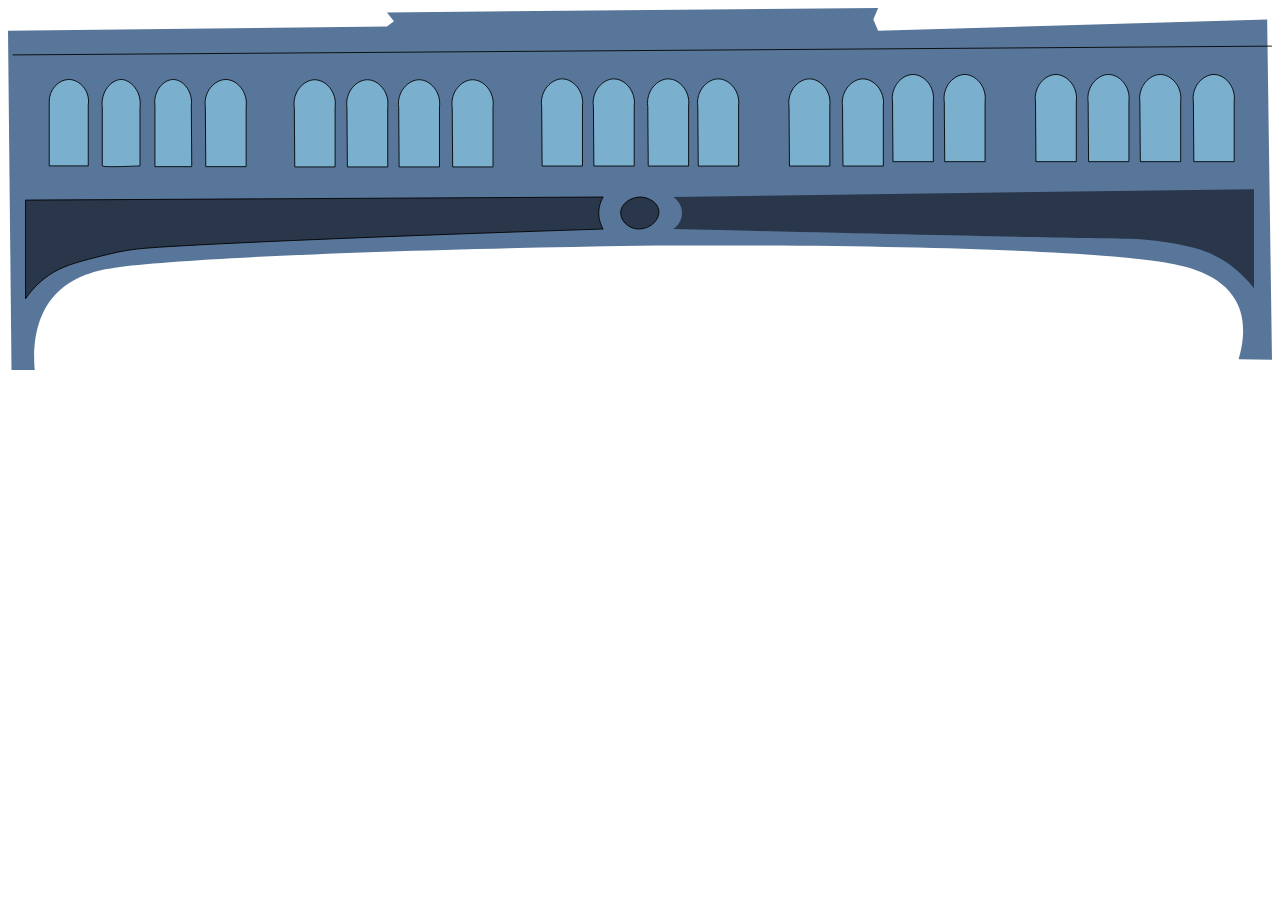
<file: index.html>
<!DOCTYPE html>
<html lang="en" dir="ltr">
    <head>
        <meta>
        <meta charset="utf-8">
        <title>Illustrator</title>
    </head>
    <body>
        <?xml version="1.0" encoding="UTF-8"?>
        <svg id="Layer_1" data-name="Layer 1" xmlns="http://www.w3.org/2000/svg" viewBox="0 0 1441 413">
          <defs>
            <style>
              .cls-1, .cls-2 {
                fill: #2a3649;
              }
        
              .cls-3 {
                fill: #587699;
              }
        
              .cls-2, .cls-4, .cls-5 {
                stroke: #000;
                stroke-miterlimit: 10;
              }
        
              .cls-4 {
                fill: #7bafce;
              }
        
              .cls-5 {
                fill: none;
              }
            </style>
          </defs>
          <path class="cls-3" d="m1441,401l-38-.5c4.92-16.76,9.64-43.37-3-66.5-17.25-31.59-58.09-40.63-88-45-84.58-12.37-303.08-19.75-593-18-302.39,4.66-525.88,14.94-597,25-17.35,2.46-48.65,8.16-70,33-22.75,26.48-23.41,62.15-21.5,84H4L0,26l432-5,8-6-8-10L992,0l-5.5,13,5.5,13,443.5-13,5.5,388Z"/>
          <path class="cls-4" d="m47,180h44.5v-69.5c2.49-15.92-9.79-29.1-22.25-29-11.44.09-22.78,11.36-22.25,26v72.5Z"/>
          <path class="cls-4" d="m107.5,180c.5,2,43,0,43,0v-66.5c2.35-18.31-10.71-32-21.5-32s-23.85,13.69-21.5,32v66.5Z"/>
          <path class="cls-4" d="m167.5,180.89h42l-.5-69.89c1.97-16.7-10.05-29.38-20.5-29.5-10.69-.13-23.28,12.85-21,30v69.39Z"/>
          <path class="cls-4" d="m225.5,180.89h46v-68.39c2.21-17.21-10.71-30.86-23-31-12.58-.14-26.05,13.87-23.5,31.5l.5,67.89Z"/>
          <line class="cls-5" x1="5.28" y1="53.5" x2="1440.93" y2="43.48"/>
          <path class="cls-4" d="m326.92,181.19h46v-68.39c2.21-17.21-10.71-30.86-23-31-12.58-.14-26.05,13.87-23.5,31.5l.5,67.89Z"/>
          <path class="cls-4" d="m386.92,181.19h46v-68.39c2.21-17.21-10.71-30.86-23-31-12.58-.14-26.05,13.87-23.5,31.5l.5,67.89Z"/>
          <path class="cls-4" d="m445.92,181.19h46v-68.39c2.21-17.21-10.71-30.86-23-31-12.58-.14-26.05,13.87-23.5,31.5l.5,67.89Z"/>
          <path class="cls-4" d="m506.92,181.19h46v-68.39c2.21-17.21-10.71-30.86-23-31-12.58-.14-26.05,13.87-23.5,31.5l.5,67.89Z"/>
          <path class="cls-4" d="m608.92,180.19h46v-68.39c2.21-17.21-10.71-30.86-23-31-12.58-.14-26.05,13.87-23.5,31.5l.5,67.89Z"/>
          <path class="cls-4" d="m667.92,180.19h46v-68.39c2.21-17.21-10.71-30.86-23-31-12.58-.14-26.05,13.87-23.5,31.5l.5,67.89Z"/>
          <path class="cls-4" d="m729.92,180.19h46v-68.39c2.21-17.21-10.71-30.86-23-31-12.58-.14-26.05,13.87-23.5,31.5l.5,67.89Z"/>
          <path class="cls-4" d="m786.92,180.19h46v-68.39c2.21-17.21-10.71-30.86-23-31-12.58-.14-26.05,13.87-23.5,31.5l.5,67.89Z"/>
          <path class="cls-4" d="m890.92,180.19h46v-68.39c2.21-17.21-10.71-30.86-23-31-12.58-.14-26.05,13.87-23.5,31.5l.5,67.89Z"/>
          <path class="cls-4" d="m951.92,180.19h46v-68.39c2.21-17.21-10.71-30.86-23-31-12.58-.14-26.05,13.87-23.5,31.5l.5,67.89Z"/>
          <path class="cls-4" d="m1008.92,175.19h46v-68.39c2.21-17.21-10.71-30.86-23-31-12.58-.14-26.05,13.87-23.5,31.5l.5,67.89Z"/>
          <path class="cls-4" d="m1067.92,175.19h46v-68.39c2.21-17.21-10.71-30.86-23-31-12.58-.14-26.05,13.87-23.5,31.5l.5,67.89Z"/>
          <path class="cls-4" d="m1171.92,175.19h46v-68.39c2.21-17.21-10.71-30.86-23-31-12.58-.14-26.05,13.87-23.5,31.5l.5,67.89Z"/>
          <path class="cls-4" d="m1231.92,175.19h46v-68.39c2.21-17.21-10.71-30.86-23-31-12.58-.14-26.05,13.87-23.5,31.5l.5,67.89Z"/>
          <path class="cls-4" d="m1290.92,175.19h46v-68.39c2.21-17.21-10.71-30.86-23-31-12.58-.14-26.05,13.87-23.5,31.5l.5,67.89Z"/>
          <path class="cls-4" d="m1351.92,175.19h46v-68.39c2.21-17.21-10.71-30.86-23-31-12.58-.14-26.05,13.87-23.5,31.5l.5,67.89Z"/>
          <path class="cls-2" d="m720.5,215.5c9.35-.09,20.46,6.08,21.5,15.5,1.04,9.4-8.13,20.33-22,21-12.12.23-21.37-8.87-21.5-18.25-.16-10.9,12.04-18.15,22-18.25Z"/>
          <path class="cls-2" d="m20,219l658.5-3.5c-1.63,2.75-5,9.28-5,18.25s3.37,15.5,5,18.25c-276.77,8.9-479.43,18.08-523.5,22-22.92,2.03-36.82,5.65-63.18,12.5-22.4,5.82-36.27,10.99-49.82,21.5-10.68,8.29-17.72,17.22-22,23.5v-112.5Z"/>
          <path class="cls-1" d="m758.5,215.5l662-9v113c-14.19-18.43-29.3-28.79-39.5-34.5-18.42-10.31-35.06-13.43-55-17-27.85-4.98-49.38-4.99-52.5-5-41.36-.07-240.18-4.67-515-11,.64-.41,10-6.62,10-18.25s-9.36-17.85-10-18.25Z"/>
        </svg> 
    </body>
    </html>
</file>
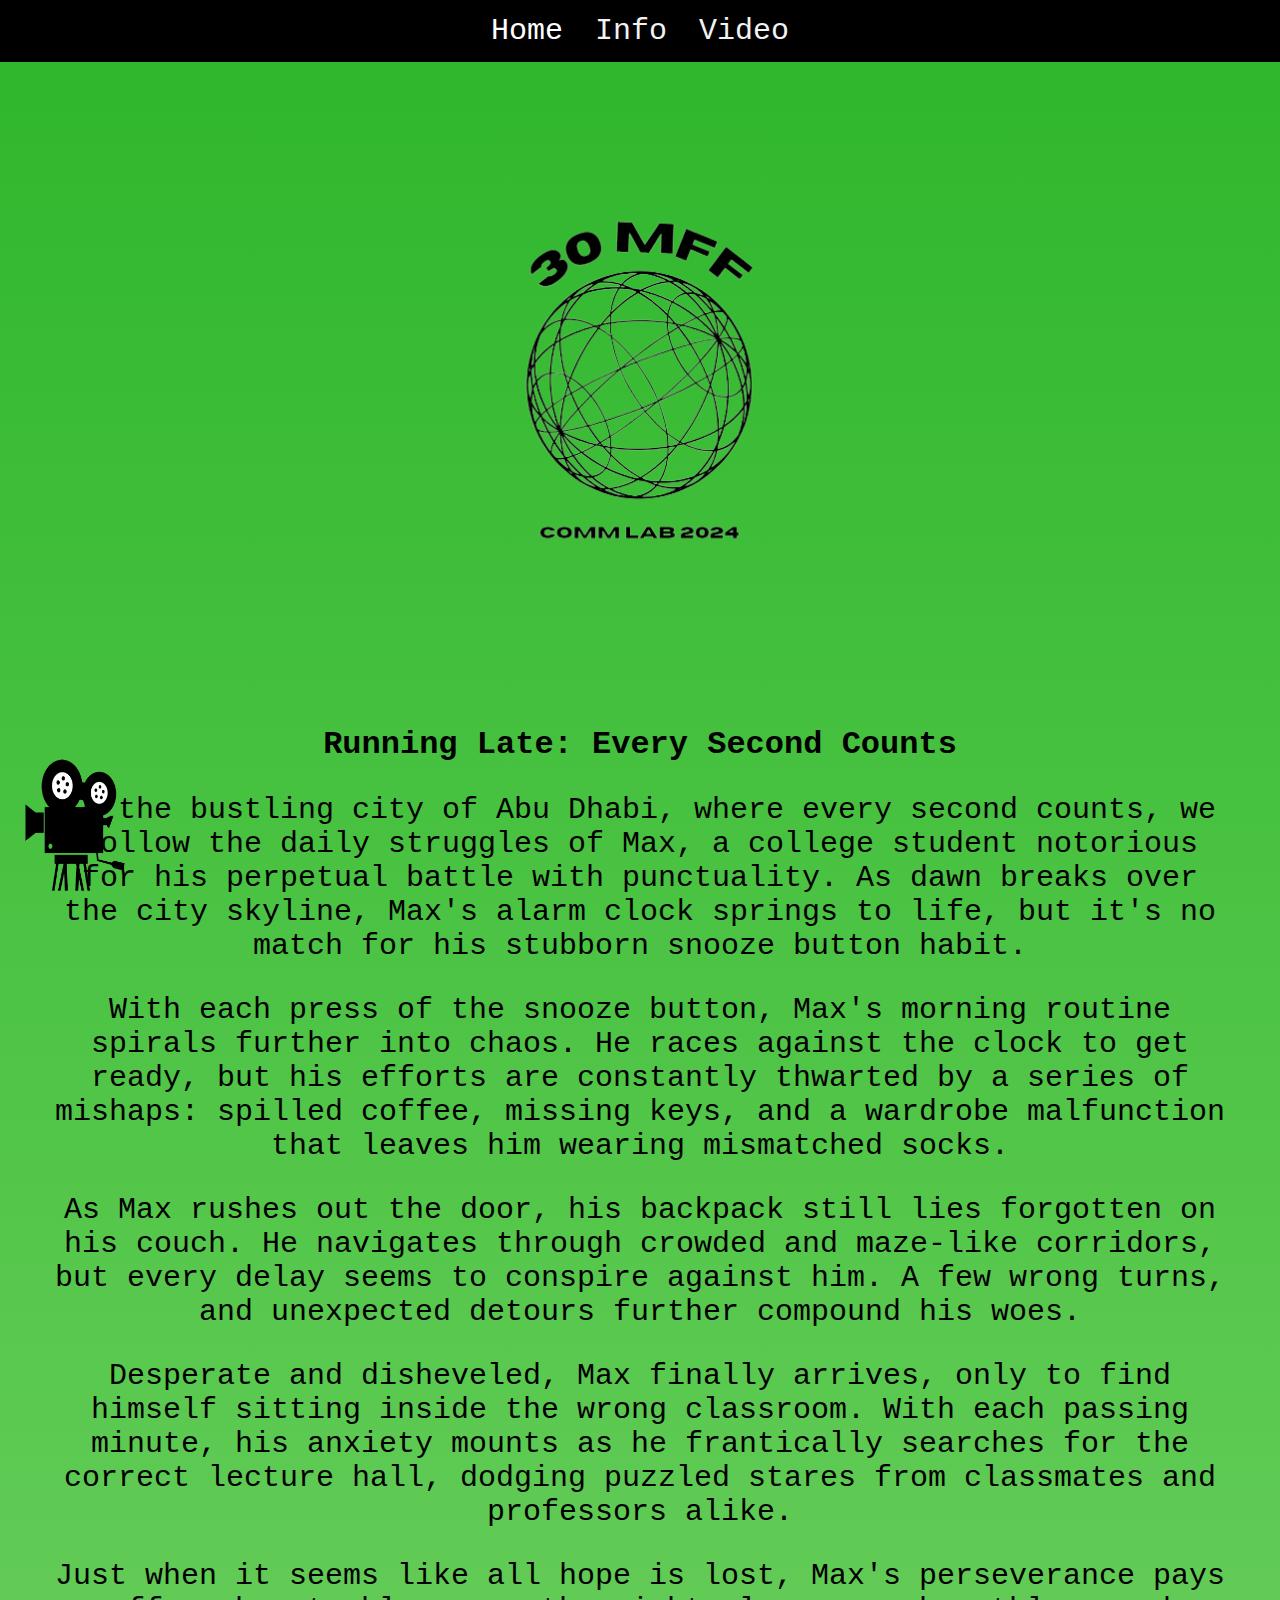
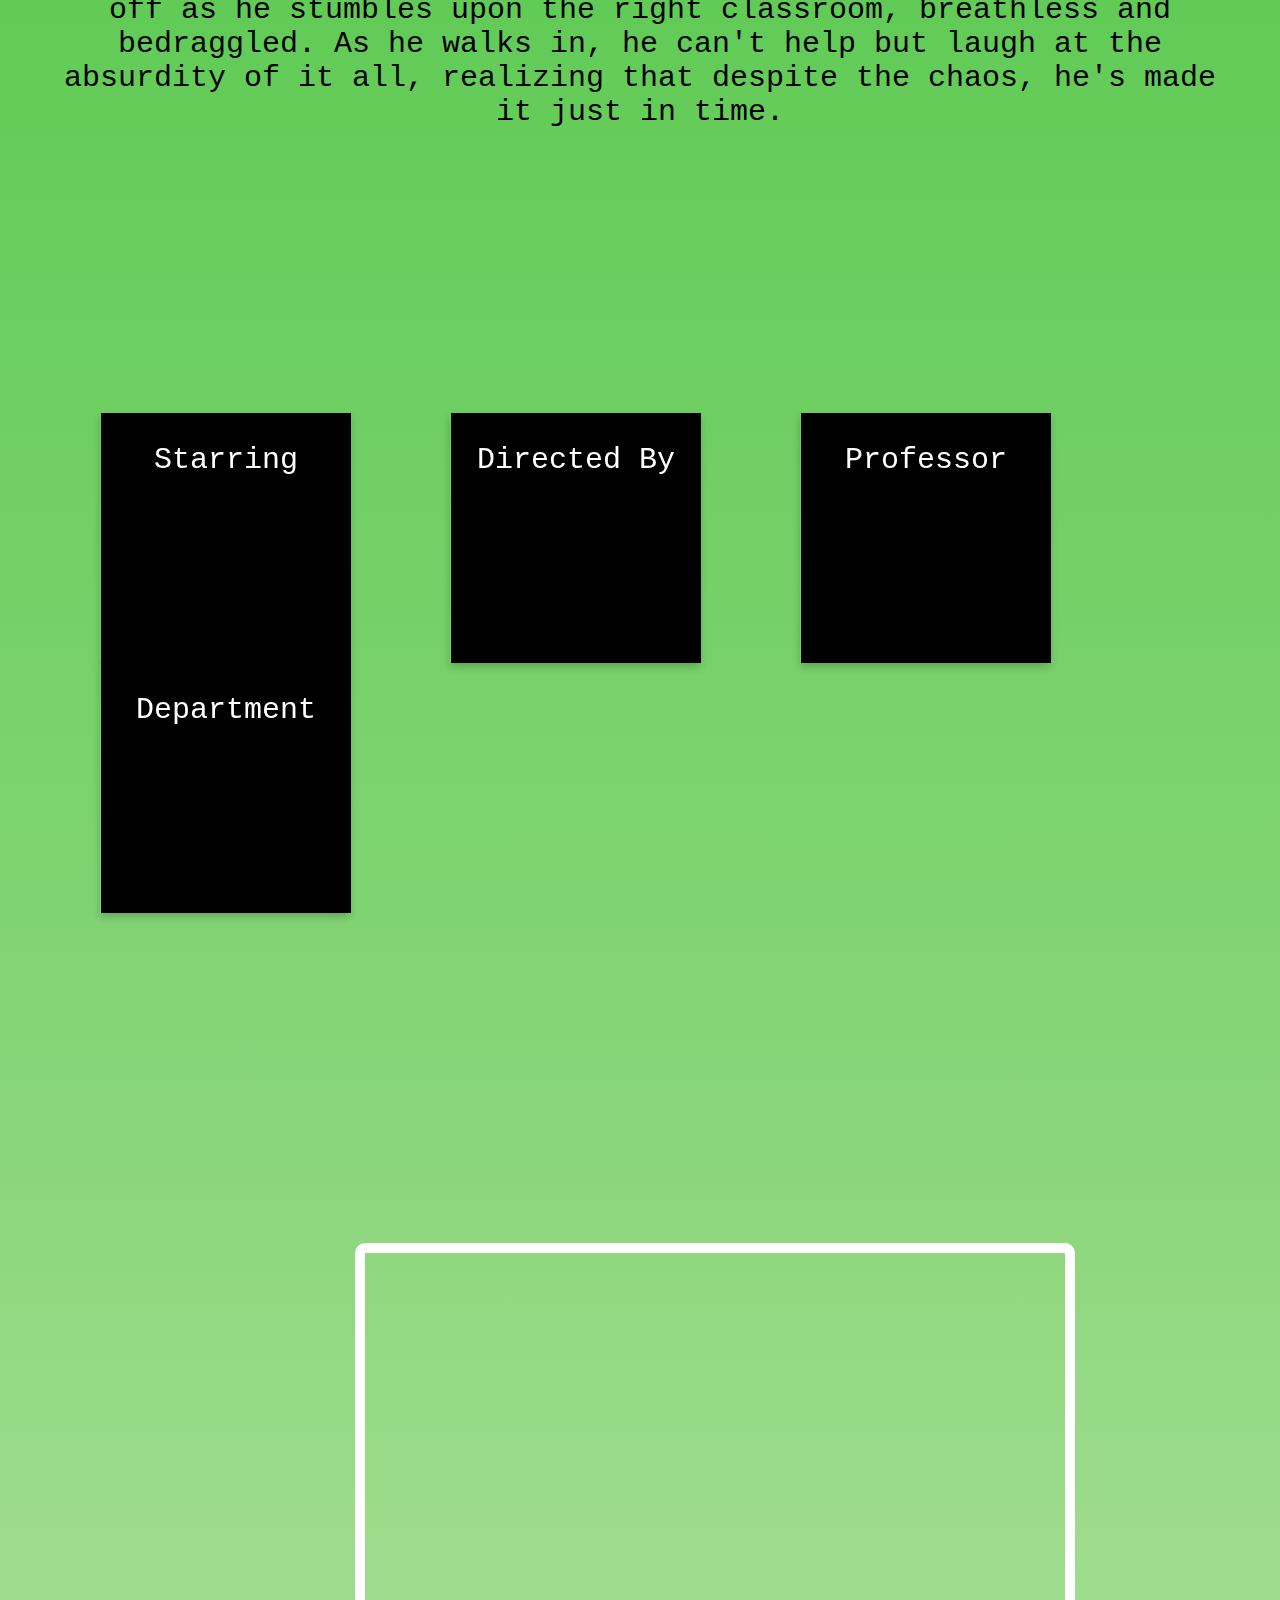
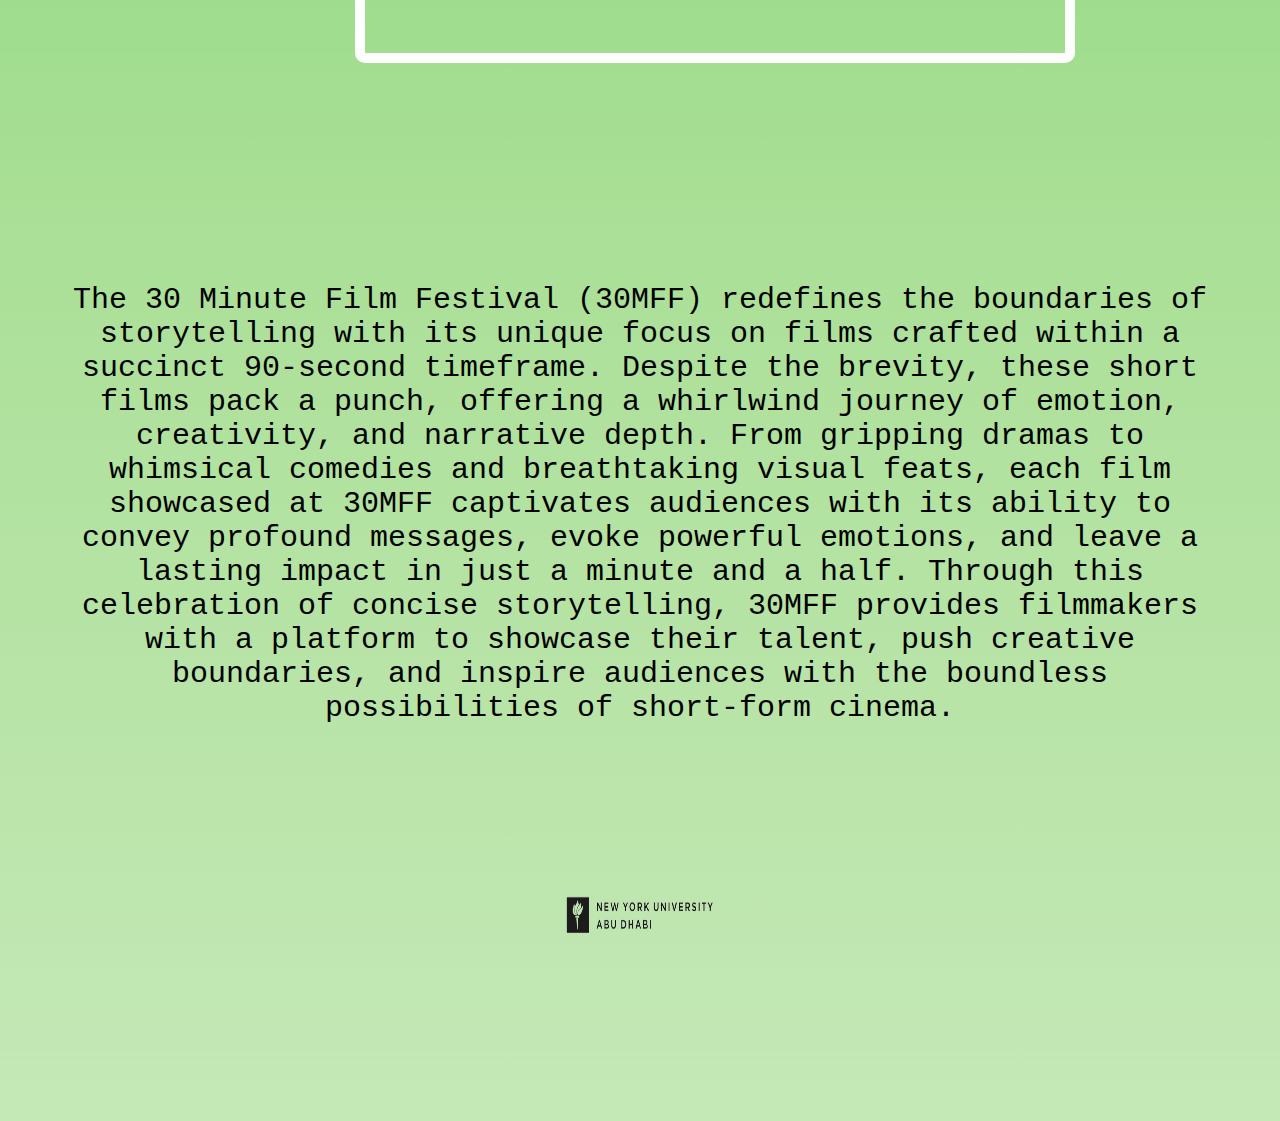
<file: 30mff/index.html>
<!DOCTYPE html>
<html lang="en">
<head>
    <meta charset="UTF-8">
    <meta http-equiv="X-UA-Compatible" content="IE=edge">
    <meta name="viewport" content="wdith=device-width, initial-scale=1.0">
    <title>30MFF</title>
    <link rel="stylesheet" href="style.css">
    <script src="script.js"></script>
</head>


<body>

    <div class="topnav">
        <a onclick="myFunction0()" class="active">Home</a>
        <a onclick="myFunction()">Info</a>
        <a onclick="myFunction1()">Video</a>

    </div>
    <br id="content0"><br><br><br><br> <br><br>
    

    <div class="img-container">
        <img id="logo" src="logo.png">
    </div>

    <div class="ourStory">
        <h1><b>Running Late: Every Second Counts</b></h1>
        <p>In the bustling city of Abu Dhabi, where every second counts, we follow the daily struggles of Max, a college student notorious for his perpetual battle with punctuality. As dawn breaks over the city skyline, Max's alarm clock springs to life, but it's no match for his stubborn snooze button habit.</p>
        <p>With each press of the snooze button, Max's morning routine spirals further into chaos. He races against the clock to get ready, but his efforts are constantly thwarted by a series of mishaps: spilled coffee, missing keys, and a wardrobe malfunction that leaves him wearing mismatched socks.</p>
        <p>As Max rushes out the door, his backpack still lies forgotten on his couch. He navigates through crowded and maze-like corridors, but every delay seems to conspire against him. A few wrong turns, and unexpected detours further compound his woes.</p>
        <p>Desperate and disheveled, Max finally arrives, only to find himself sitting inside the wrong classroom. With each passing minute, his anxiety mounts as he frantically searches for the correct lecture hall, dodging puzzled stares from classmates and professors alike.</p>
        <p>Just when it seems like all hope is lost, Max's perseverance pays off as he stumbles upon the right classroom, breathless and bedraggled. As he walks in, he can't help but laugh at the absurdity of it all, realizing that despite the chaos, he's made it just in time.</p>
    </div>



    <div class="container" id="content">


        <br> <br> <br> <br> <br><br><br> <br><br> <br> <br><br> <br>

        <a href="https://www.instagram.com/kalan.stefan/">
            <div class="flip-card">
                <div class="flip-card-inner">
                    <div class="flip-card-front">
                        <p>Starring</p>
                    </div>
                    <div class="flip-card-back">
                        <br> <br>
                        <p>Stefan Kalanoski<p>

                    </div>
                </div>
            </div>
        </a>

        <a href="https://www.instagram.com/avinashgyavali/">
            <div class="flip-card">
                <div class="flip-card-inner">
                    <div class="flip-card-front">
                        <p>Directed By</p>
                    </div>
                    <div class="flip-card-back">
                        <br> <br>
                        <p>Avinash Gyavali</p>

                    </div>
                </div>
            </div>
        </a>
        <a href="https://domnabanakou.com/">
            <div class="flip-card">
                <div class="flip-card-inner">
                    <div class="flip-card-front">
                        <p>Professor</p>
                    </div>
                    <div class="flip-card-back">
                        <br> <br>
                        <p>Domna Banakou</p>

                    </div>
                </div>
            </div>
        </a>
        <a href="https://www.nyuadim.com/">
            <div class="flip-card">
                <div class="flip-card-inner">
                    <div class="flip-card-front">
                        <p>Department</p>
                    </div>

                    <div class="flip-card-back">
                        <br> <br>
                        <p>NYUAD Interactive Media<p>
                    </div>

                </div>
            </div>
        </a>

    </div>
    <br>
    <div class="clear"></div><br><br> <br> <br> <br>



    <section class="vid">
        <div class="main-vid" id="content1">
            <div class="video-container">
                <iframe src="https://www.youtube.com/embed/55OP_ybCBoM"> </iframe>
            </div>
        </div>


        <!--
        <div class="video" id= "Video">
            <h1> Video </h1>
            <div class="video-container">
                <iframe src="https://drive.google.com/file/d/1GhDpupg_x2ONaxRvFtlVsRZ0ZjFOvMOp/preview" > </iframe>
            </div>
        </div> -->


        <img class="falconPhoto" id="falconPhoto" src="falcon.png"></img>
    </section>



    <div class="MFF">
        <p>The 30 Minute Film Festival (30MFF) redefines the boundaries of storytelling with its unique focus on films crafted within a succinct 90-second timeframe. Despite the brevity, these short films pack a punch, offering a whirlwind journey of emotion, creativity, and narrative depth. From gripping dramas to whimsical comedies and breathtaking visual feats, each film showcased at 30MFF captivates audiences with its ability to convey profound messages, evoke powerful emotions, and leave a lasting impact in just a minute and a half. Through this celebration of concise storytelling, 30MFF provides filmmakers with a platform to showcase their talent, push creative boundaries, and inspire audiences with the boundless possibilities of short-form cinema.</p>
    </div>


    <br><br> 
    <div class="img-container">
        <img src="nyu.png" id="nyu" style="width: 210px; height: 210px; display: flex; justify-content: center;">
    </div>
</body>


</html>
</file>
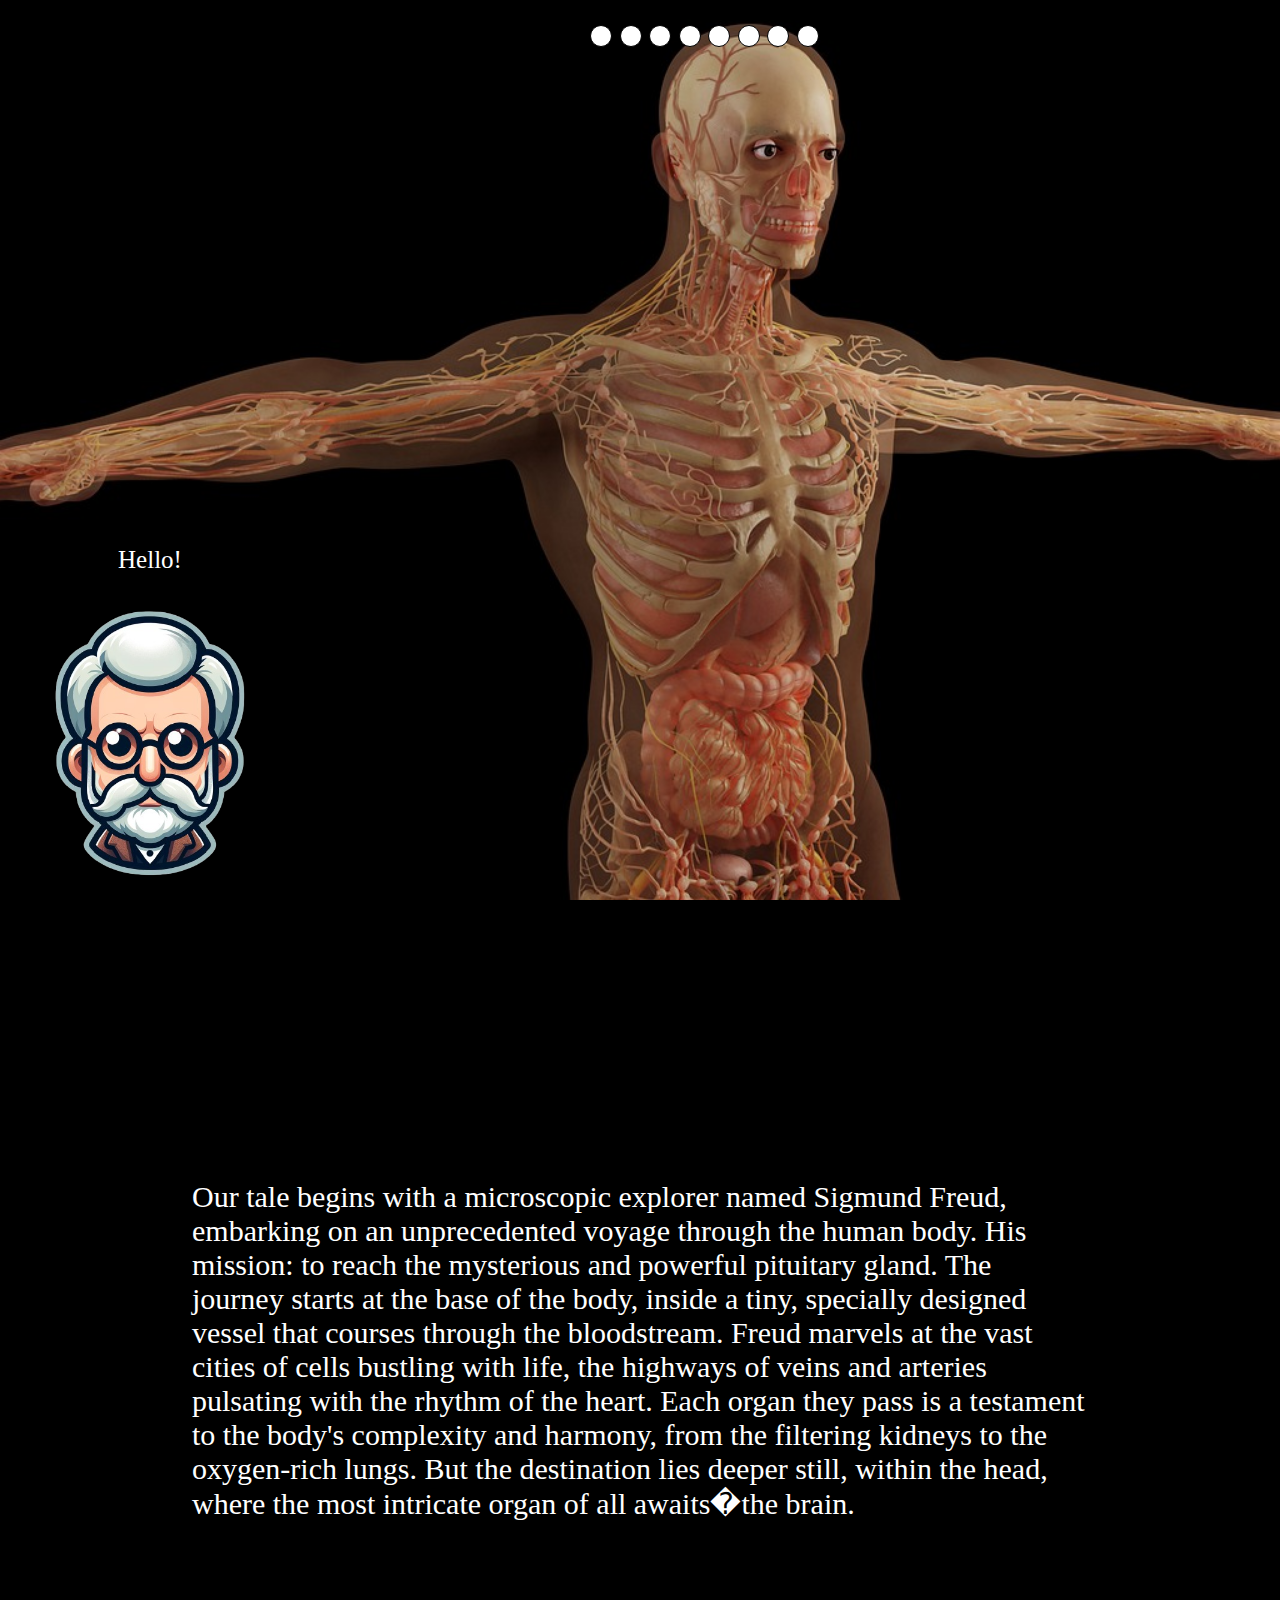
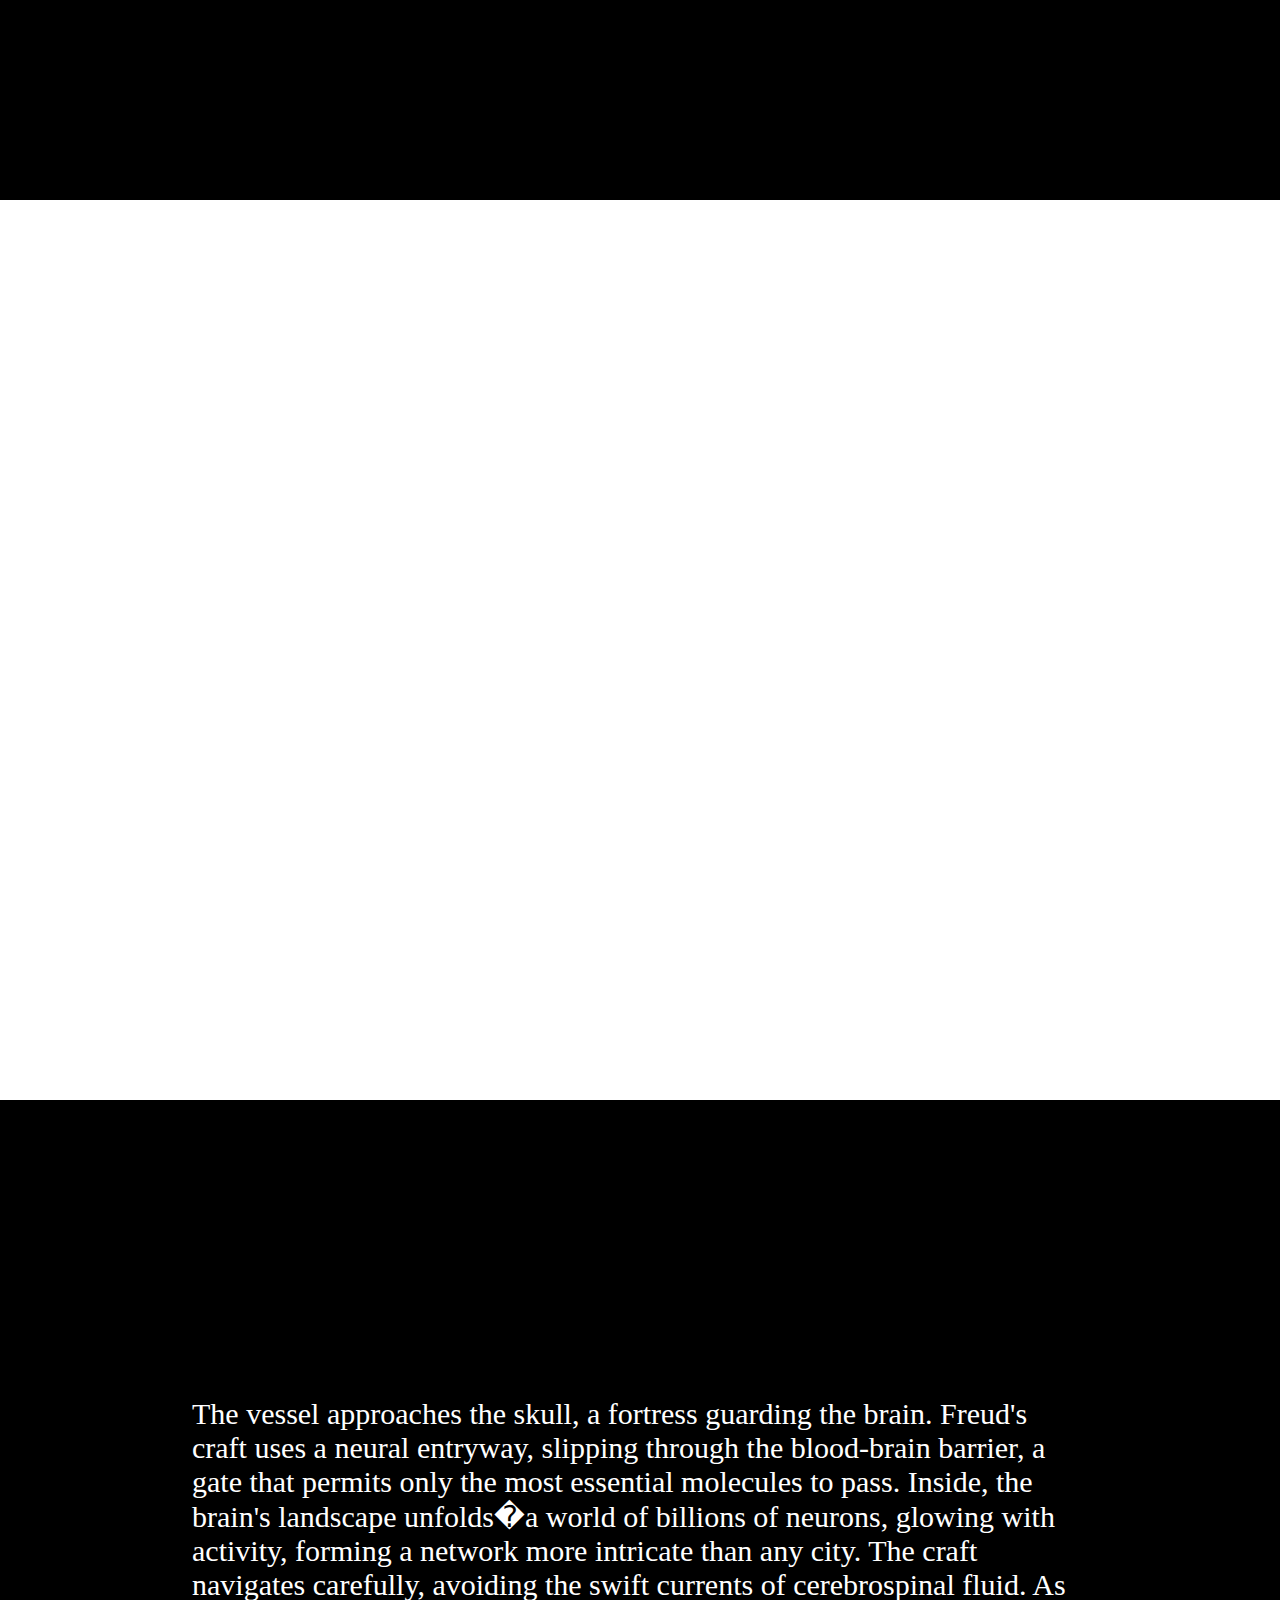
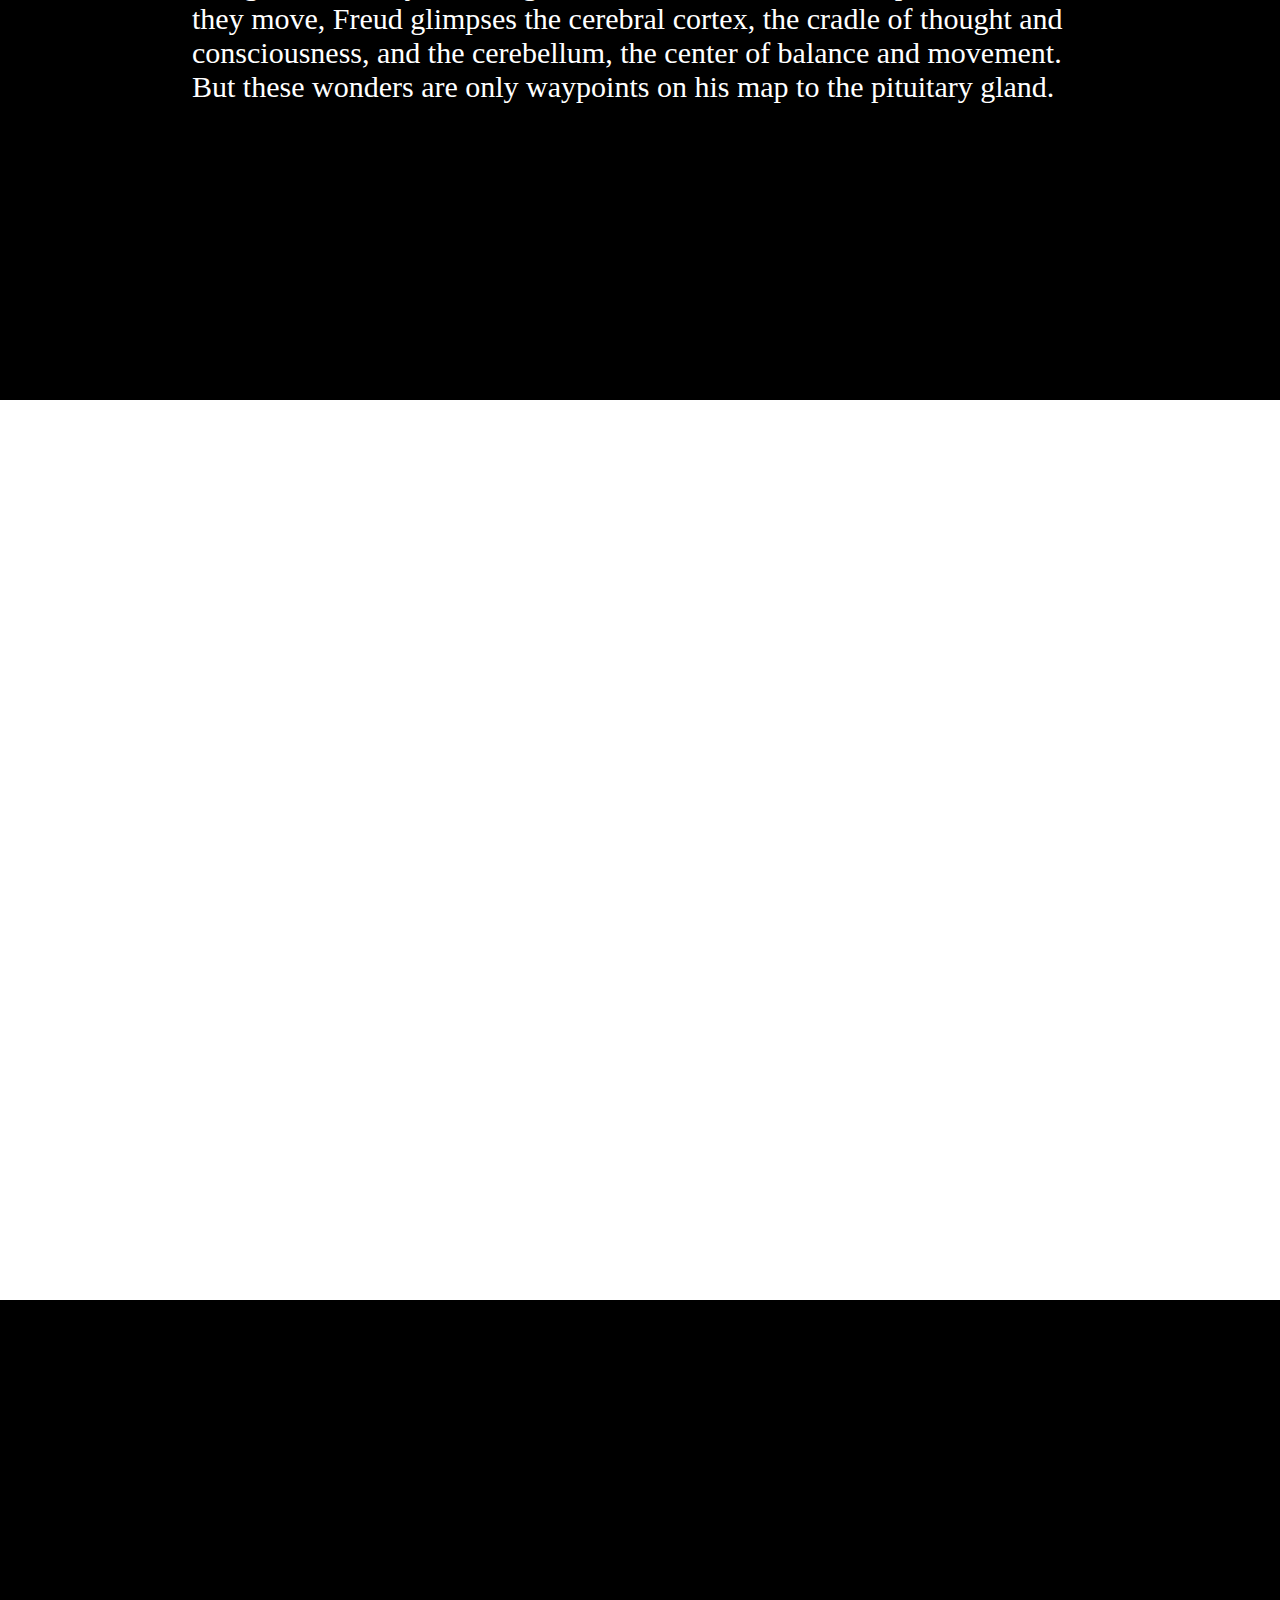
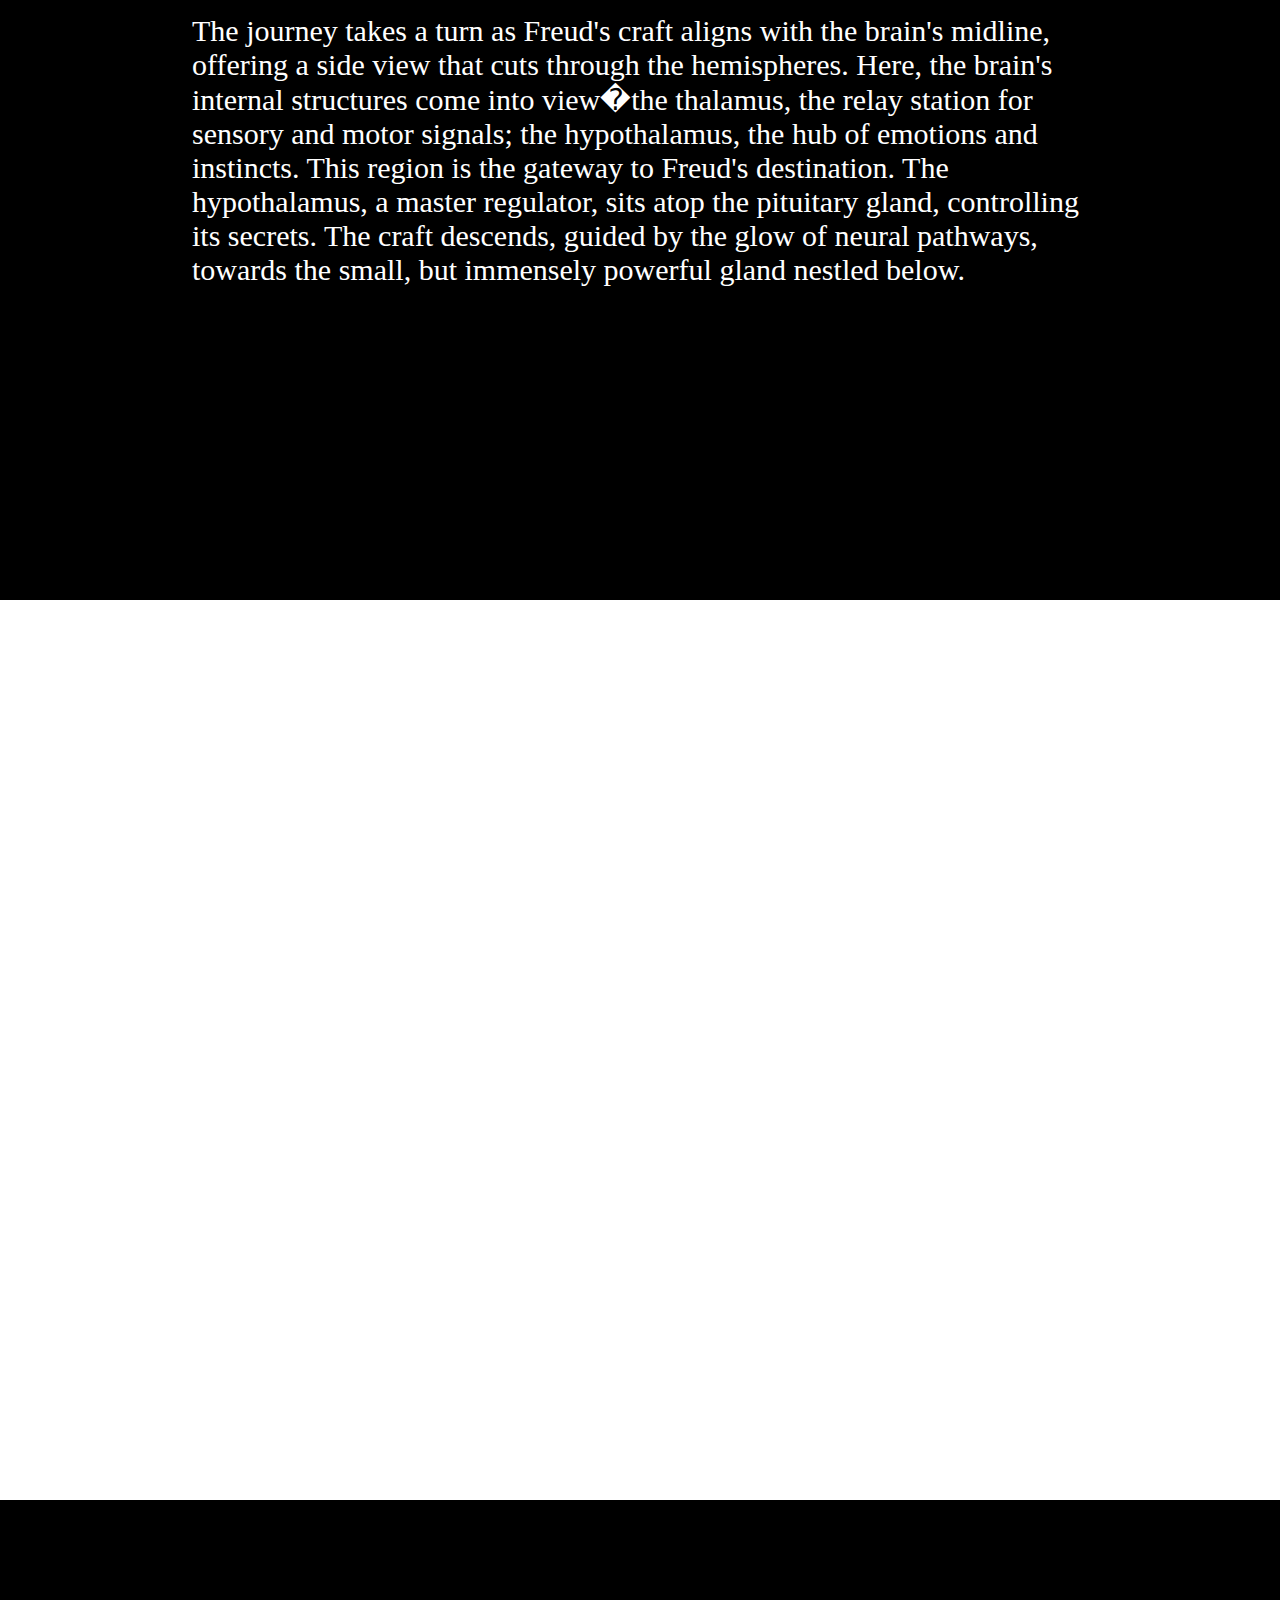
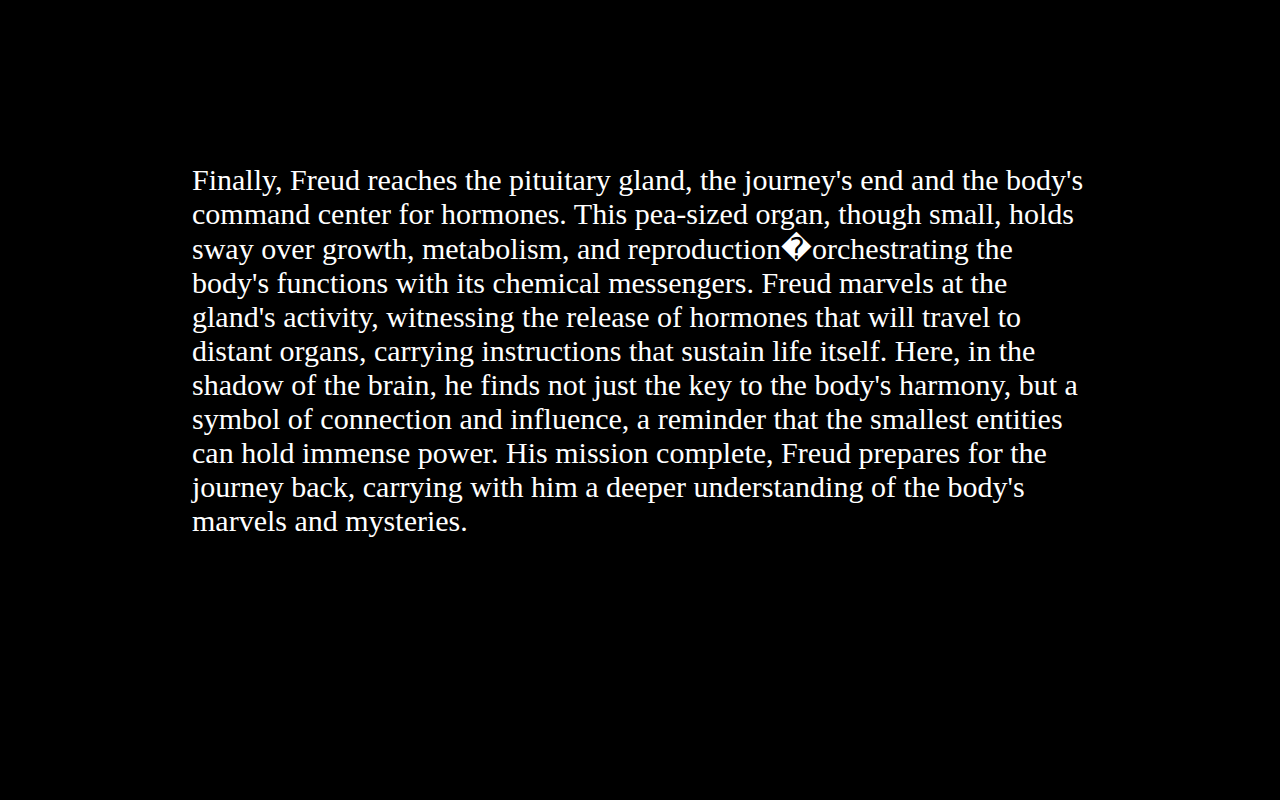
<file: ScrollAnimation_Kalanoski/index.html>
<!DOCTYPE html>
<html>
<head>
	<title>Comic Demo</title>
	<link href="style.css" rel="stylesheet">
</head>
<body>
	<!-- Navigation bar -->
	<div id="nav">
		<!-- link to divs on the same page using their id names -->
		<a href="#mountain"><div class="nav-btn" id="first-page"></div></a>
		<a href="#first-text"><div class="nav-btn" id="second-page"></div></a>
		<a href="#ocean"><div class="nav-btn" id="third-page"></div></a>
		<a href="#second-text"><div class="nav-btn" id="fourth-page"></div></a>
		<a href="#brain"><div class="nav-btn" id="fifth-page"></div></a>
		<a href="#third-text"><div class="nav-btn" id="sixth-page"></div></a>
		<a href="#pituitary"><div class="nav-btn" id="seventh-page"></div></a>
		<a href="#fourth-text"><div class="nav-btn" id="eighth-page"></div></a>
	</div>
	<!--
	 -->
	<div id="mountain">
		<!-- Content to display inside the mountain div -->
	</div>
	<div id="first-text" class="text-section">
		<p class="text">Our tale begins with a microscopic explorer named Sigmund Freud, embarking on an unprecedented voyage through the human body. His mission: to reach the mysterious and powerful pituitary gland. The journey starts at the base of the body, inside a tiny, specially designed vessel that courses through the bloodstream. Freud marvels at the vast cities of cells bustling with life, the highways of veins and arteries pulsating with the rhythm of the heart. Each organ they pass is a testament to the body's complexity and harmony, from the filtering kidneys to the oxygen-rich lungs. But the destination lies deeper still, within the head, where the most intricate organ of all awaits�the brain.</p>
	</div>

	<div id="ocean">
	</div>
	<div id="second-text" class="text-section">
		<p class="text">
			The vessel approaches the skull, a fortress guarding the brain. Freud's craft uses a neural entryway, slipping through the blood-brain barrier, a gate that permits only the most essential molecules to pass. Inside, the brain's landscape unfolds�a world of billions of neurons, glowing with activity, forming a network more intricate than any city. The craft navigates carefully, avoiding the swift currents of cerebrospinal fluid. As they move, Freud glimpses the cerebral cortex, the cradle of thought and consciousness, and the cerebellum, the center of balance and movement. But these wonders are only waypoints on his map to the pituitary gland.
		</p>
	</div>
	<div id="brain">
	</div>
	<div id="third-text" class="text-section">
		<p class="text">
			The journey takes a turn as Freud's craft aligns with the brain's midline, offering a side view that cuts through the hemispheres. Here, the brain's internal structures come into view�the thalamus, the relay station for sensory and motor signals; the hypothalamus, the hub of emotions and instincts. This region is the gateway to Freud's destination. The hypothalamus, a master regulator, sits atop the pituitary gland, controlling its secrets. The craft descends, guided by the glow of neural pathways, towards the small, but immensely powerful gland nestled below.
		</p>
	</div>
	<div id="pituitary">
	</div>

	<div id="fourth-text" class="text-section">
		<p class="text">
			Finally, Freud reaches the pituitary gland, the journey's end and the body's command center for hormones. This pea-sized organ, though small, holds sway over growth, metabolism, and reproduction�orchestrating the body's functions with its chemical messengers. Freud marvels at the gland's activity, witnessing the release of hormones that will travel to distant organs, carrying instructions that sustain life itself. Here, in the shadow of the brain, he finds not just the key to the body's harmony, but a symbol of connection and influence, a reminder that the smallest entities can hold immense power. His mission complete, Freud prepares for the journey back, carrying with him a deeper understanding of the body's marvels and mysteries.
		</p>
	</div>

	<!-- Cat div position is fixed on the bottom left corner of the web page -->
	<div id="cat-div">
		<span id="cat-text">Hello!</span>
		<img id="cat" src="img/cat.png">
	</div>
	<script src="script.js"></script>
</body>
</html>
</file>
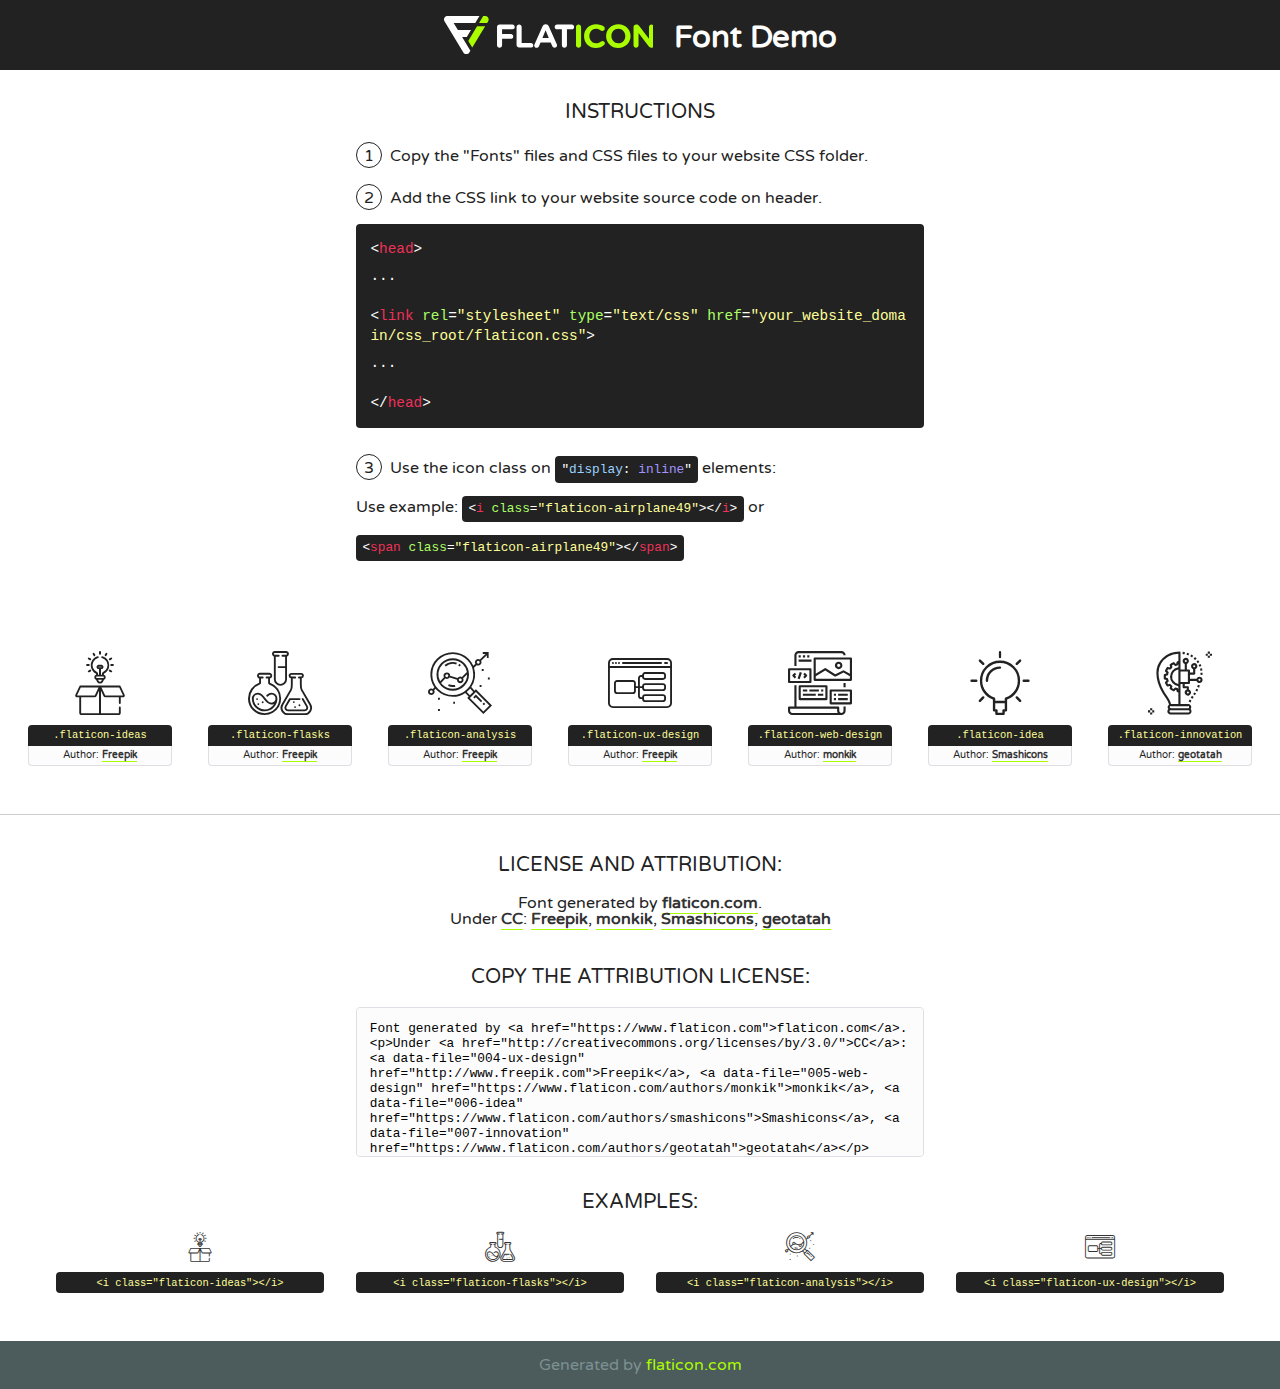
<file: fonts/flaticon/font/flaticon.html>
<!DOCTYPE html>
<!--
  Flaticon icon font: Flaticon
  Creation date: 20/03/2019 02:18
-->
<html>
<!DOCTYPE html>
<html>

<head>
    <title>Flaticon WebFont</title>
    <link href="http://fonts.googleapis.com/css?family=Varela+Round" rel="stylesheet" type="text/css" />
    <link rel="stylesheet" type="text/css" href="flaticon.css">
    <meta charset="UTF-8">
    <style>
    html, body, div, span, applet, object, iframe,
    h1, h2, h3, h4, h5, h6, p, blockquote, pre,
    a, abbr, acronym, address, big, cite, code,
    del, dfn, em, img, ins, kbd, q, s, samp,
    small, strike, strong, sub, sup, tt, var,
    b, u, i, center,
    dl, dt, dd, ol, ul, li,
    fieldset, form, label, legend,
    table, caption, tbody, tfoot, thead, tr, th, td,
    article, aside, canvas, details, embed, 
    figure, figcaption, footer, header, hgroup, 
    menu, nav, output, ruby, section, summary,
    time, mark, audio, video {
        margin: 0;
        padding: 0;
        border: 0;
        font-size: 100%;
        font: inherit;
        vertical-align: baseline;
    }
    /* HTML5 display-role reset for older browsers */
    article, aside, details, figcaption, figure, 
    footer, header, hgroup, menu, nav, section {
        display: block;
    }
    body {
        line-height: 1;
    }
    ol, ul {
        list-style: none;
    }
    blockquote, q {
        quotes: none;
    }
    blockquote:before, blockquote:after,
    q:before, q:after {
        content: '';
        content: none;
    }
    table {
        border-collapse: collapse;
        border-spacing: 0;
    }
    body {
        font-family: 'Varela Round', Helvetica, Arial, sans-serif;
        font-size: 16px;
        color: #222;
    }
    a {
        color: #333;
        border-bottom: 1px solid #a9fd00;
        font-weight: bold;
        text-decoration: none;
    }
    * {
        -moz-box-sizing: border-box;
        -webkit-box-sizing: border-box;
        box-sizing: border-box;
        margin: 0;
        padding: 0;
    }
    [class^="flaticon-"]:before, [class*=" flaticon-"]:before, [class^="flaticon-"]:after, [class*=" flaticon-"]:after {
        font-family: Flaticon;
        font-size: 30px;
        font-style: normal;
        margin-left: 20px;
        color: #333;
    }
    .wrapper {
        max-width: 600px;
        margin: auto;
        padding: 0 1em;
    }
    .title {
        font-size: 1.25em;
        text-align: center;
        margin-bottom: 1em;
        text-transform: uppercase;
    }
    header {
        text-align: center;
        background-color: #222;
        color: #fff;
        padding: 1em;
    }
    header .logo {
        width: 210px;
        height: 38px;
        display: inline-block;
        vertical-align: middle;
        margin-right: 1em;
        border: none;
    }
    header strong {
        font-size: 1.95em;
        font-weight: bold;
        vertical-align: middle;
        margin-top: 5px;
        display: inline-block;
    }
    .demo {
        margin: 2em auto;
        line-height: 1.25em;
    }
    .demo ul li {
        margin-bottom: 1em;
    }
    .demo ul li .num {
        color: #222;
        border-radius: 20px;
        display: inline-block;
        width: 26px;
        padding: 3px;
        height: 26px;
        text-align: center;
        margin-right: 0.5em;
        border: 1px solid #222;
    }
    .demo ul li code {
        background-color: #222;
        border-radius: 4px;
        padding: 0.25em 0.5em;
        display: inline-block;
        color: #fff;
        font-family: Consolas,Monaco,Lucida Console,Liberation Mono,DejaVu Sans Mono,Bitstream Vera Sans Mono,Courier New, monospace;
        font-weight: lighter;
        margin-top: 1em;
        font-size: 0.8em;
        word-break: break-all;
    }
    .demo ul li code.big {
        padding: 1em;
        font-size: 0.9em;
    }
    .demo ul li code .red {
        color: #EF3159;
    }
    .demo ul li code .green {
        color: #ACFF65;
    }
    .demo ul li code .yellow {
        color: #FFFF99;
    }
    .demo ul li code .blue {
        color: #99D3FF;
    }
    .demo ul li code .purple {
        color: #A295FF;
    }
    .demo ul li code .dots {
        margin-top: 0.5em;
        display: block;
    }
    #glyphs {
        border-bottom: 1px solid #ccc;
        padding: 2em 0;
        text-align: center;
    }
    .glyph {
        display: inline-block;
        width: 9em;
        margin: 1em;
        text-align: center;
        vertical-align: top;
        background: #FFF;
    }
    .glyph .glyph-icon {
        padding: 10px;
        display: block;
        font-family:"Flaticon";
        font-size: 64px;
        line-height: 1;
    }
    .glyph .glyph-icon:before {
        font-size: 64px;
        color: #222;
        margin-left: 0;
    }
    .class-name {
        font-size: 0.65em;
        background-color: #222;
        color: #fff;
        border-radius: 4px 4px 0 0;
        padding: 0.5em;
        color: #FFFF99;
        font-family: Consolas,Monaco,Lucida Console,Liberation Mono,DejaVu Sans Mono,Bitstream Vera Sans Mono,Courier New, monospace;
    }
    .author-name {
        font-size: 0.6em;
        background-color: #fcfcfd;
        border: 1px solid #DEDEE4;
        border-top: 0;
        border-radius: 0 0 4px 4px;
        padding: 0.5em;
    }
    .class-name:last-child {
        font-size: 10px;
        color:#888;
    }
    .class-name:last-child a {
        font-size: 10px;
        color:#555;
    }
    .class-name:last-child a:hover {
        color:#a9fd00;
    }
    .glyph > input {
        display: block;
        width: 100px;
        margin: 5px auto;
        text-align: center;
        font-size: 12px;
        cursor: text;
    }
    .glyph > input.icon-input {
        font-family:"Flaticon";
        font-size: 16px;
        margin-bottom: 10px;
    }
    .attribution .title {
        margin-top: 2em;
    }
    .attribution textarea {
        background-color: #fcfcfd;
        padding: 1em;
        border: none;
        box-shadow: none;
        border: 1px solid #DEDEE4;
        border-radius: 4px;
        resize: none;
        width: 100%;
        height: 150px;
        font-size: 0.8em;
        font-family: Consolas,Monaco,Lucida Console,Liberation Mono,DejaVu Sans Mono,Bitstream Vera Sans Mono,Courier New, monospace;
        -webkit-appearance: none;
    }
    .iconsuse {
        margin: 2em auto;
        text-align: center;
        max-width: 1200px;
    }
    .iconsuse:after {
        content: '';
        display: table;
        clear: both;
    }
    .iconsuse .image {
        float: left;
        width: 25%;
        padding: 0 1em;
    }
    .iconsuse .image p {
        margin-bottom: 1em;
    }
    .iconsuse .image span {
        display: block;
        font-size: 0.65em;
        background-color: #222;
        color: #fff;
        border-radius: 4px;
        padding: 0.5em;
        color: #FFFF99;
        margin-top: 1em;
        font-family: Consolas,Monaco,Lucida Console,Liberation Mono,DejaVu Sans Mono,Bitstream Vera Sans Mono,Courier New, monospace;
    }
    #footer {
        text-align: center;
        background-color: #4C5B5C;
        color: #7c9192;
        padding: 1em;
    }
    #footer a {
        border: none;
        color: #a9fd00;
        font-weight: normal;
    }
    @media (max-width: 960px) {
        .iconsuse .image {
            width: 50%;
        }
    }
    @media (max-width: 560px) {
        .iconsuse .image {
            width: 100%;
        }
    }
    </style>
</head>

<body class="characters-off">

    <header>
        <a href="https://www.flaticon.com" target="_blank" class="logo">
            <svg version="1.1" xmlns="http://www.w3.org/2000/svg" xmlns:xlink="http://www.w3.org/1999/xlink" xmlns:a="http://ns.adobe.com/AdobeSVGViewerExtensions/3.0/" viewBox="0 0 560.875 102.036" enable-background="new 0 0 560.875 102.036" xml:space="preserve">
                <defs>
                </defs>
                <g>
                    <g class="letters">
                        <path fill="#ffffff" d="M141.596,29.675c0-3.777,2.985-6.767,6.764-6.767h34.438c3.426,0,6.15,2.728,6.15,6.15
                        c0,3.43-2.724,6.149-6.15,6.149h-27.674v13.091h23.719c3.429,0,6.151,2.724,6.151,6.15c0,3.43-2.723,6.149-6.151,6.149h-23.719
                        v17.574c0,3.773-2.986,6.761-6.764,6.761c-3.779,0-6.764-2.989-6.764-6.761V29.675z"></path>
                        <path fill="#ffffff" d="M193.844,29.149c0-3.781,2.985-6.767,6.764-6.767c3.776,0,6.763,2.985,6.763,6.767v42.957h25.039
                        c3.426,0,6.149,2.726,6.149,6.153c0,3.425-2.723,6.15-6.149,6.15h-31.802c-3.779,0-6.764-2.986-6.764-6.768V29.149z"></path>
                        <path fill="#ffffff" d="M241.891,75.71l21.438-48.407c1.492-3.341,4.215-5.357,7.906-5.357h0.792
                        c3.686,0,6.323,2.017,7.815,5.357l21.439,48.407c0.436,0.967,0.701,1.845,0.701,2.723c0,3.602-2.809,6.501-6.414,6.501
                        c-3.161,0-5.269-1.845-6.499-4.655l-4.132-9.661h-27.059l-4.301,10.102c-1.144,2.631-3.426,4.214-6.237,4.214
                        c-3.517,0-6.24-2.81-6.24-6.325C241.1,77.64,241.451,76.677,241.891,75.71z M279.932,58.666l-8.521-20.297l-8.526,20.297H279.932
                        z"></path>
                        <path fill="#ffffff" d="M314.864,35.387H301.86c-3.429,0-6.239-2.813-6.239-6.238c0-3.429,2.811-6.24,6.239-6.24h39.533
                        c3.426,0,6.237,2.811,6.237,6.24c0,3.425-2.811,6.238-6.237,6.238h-13.001v42.785c0,3.773-2.99,6.761-6.764,6.761
                        c-3.779,0-6.764-2.989-6.764-6.761V35.387z"></path>
                        <path fill="#A9FD00" d="M352.615,29.149c0-3.781,2.985-6.767,6.767-6.767c3.774,0,6.761,2.985,6.761,6.767v49.024
                        c0,3.773-2.987,6.761-6.761,6.761c-3.781,0-6.767-2.989-6.767-6.761V29.149z"></path>
                        <path fill="#A9FD00" d="M374.132,53.836v-0.179c0-17.481,13.178-31.801,32.065-31.801c9.22,0,15.459,2.458,20.557,6.238
                        c1.402,1.054,2.637,2.985,2.637,5.357c0,3.692-2.985,6.59-6.681,6.59c-1.845,0-3.071-0.702-4.044-1.319
                        c-3.776-2.813-7.729-4.393-12.562-4.393c-10.364,0-17.831,8.611-17.831,19.154v0.173c0,10.542,7.291,19.329,17.831,19.329
                        c5.715,0,9.492-1.756,13.359-4.834c1.049-0.874,2.458-1.491,4.039-1.491c3.429,0,6.325,2.813,6.325,6.236
                        c0,2.106-1.056,3.78-2.282,4.834c-5.539,4.834-12.036,7.733-21.878,7.733C387.572,85.464,374.132,71.493,374.132,53.836z"></path>
                        <path fill="#A9FD00" d="M433.009,53.836v-0.179c0-17.481,13.79-31.801,32.766-31.801c18.981,0,32.592,14.143,32.592,31.628v0.173
                        c0,17.483-13.785,31.807-32.769,31.807C446.625,85.464,433.009,71.32,433.009,53.836z M484.224,53.836v-0.179
                        c0-10.539-7.725-19.326-18.626-19.326c-10.893,0-18.449,8.611-18.449,19.154v0.173c0,10.542,7.73,19.329,18.626,19.329
                        C476.676,72.986,484.224,64.378,484.224,53.836z"></path>
                        <path fill="#A9FD00" d="M506.233,29.321c0-3.774,2.99-6.763,6.767-6.763h1.401c3.252,0,5.183,1.583,7.029,3.953l26.093,34.265
                        V29.059c0-3.692,2.99-6.677,6.681-6.677c3.683,0,6.671,2.985,6.671,6.677v48.934c0,3.78-2.987,6.765-6.764,6.765h-0.436
                        c-3.257,0-5.188-1.581-7.034-3.953l-27.056-35.492v32.944c0,3.687-2.985,6.676-6.678,6.676c-3.683,0-6.673-2.989-6.673-6.676
                        V29.321z"></path>
                    </g>
                    <g class="insignia">
                        <path fill="#ffffff" d="M48.372,56.137h12.517l11.156-18.537H37.186L25.688,18.539h57.825L94.668,0H9.271
                        C5.925,0,2.842,1.801,1.198,4.716c-1.644,2.907-1.593,6.482,0.134,9.343l50.38,83.501c1.678,2.781,4.689,4.476,7.938,4.476
                        c3.246,0,6.257-1.695,7.935-4.476l2.898-4.804L48.372,56.137z"></path>
                        <g class="i">
                            <path fill="#A9FD00" d="M93.575,18.539h0.031v0.004l21.652,0.004l2.705-4.488c1.727-2.861,1.778-6.436,0.133-9.343
                            C116.454,1.801,113.371,0,110.026,0h-5.294L93.575,18.539z"></path>
                            <polygon fill="#A9FD00" points="88.291,27.356 64.725,66.486 75.519,84.404 109.942,27.356"></polygon>
                        </g>
                    </g>
                </g>
            </svg>
        </a>
        <strong>Font Demo</strong>
    </header>


    <section class="demo wrapper">

        <p class="title">Instructions</p>

        <ul>
            <li>
                <span class="num">1</span>Copy the "Fonts" files and CSS files to your website CSS folder.
            </li>
            <li>
                <span class="num">2</span>Add the CSS link to your website source code on header.
                <code class="big">
                    &lt;<span class="red">head</span>&gt;
                    <br/><span class="dots">...</span>
                    <br/>&lt;<span class="red">link</span> <span class="green">rel</span>=<span class="yellow">"stylesheet"</span> <span class="green">type</span>=<span class="yellow">"text/css"</span> <span class="green">href</span>=<span class="yellow">"your_website_domain/css_root/flaticon.css"</span>&gt;
                    <br/><span class="dots">...</span>
                    <br/>&lt;/<span class="red">head</span>&gt;
                </code>
            </li>

            <li>
                <p>
                    <span class="num">3</span>Use the icon class on <code>"<span class="blue">display</span>:<span class="purple"> inline</span>"</code> elements:
                    <br />
                    Use example: <code>&lt;<span class="red">i</span> <span class="green">class</span>=<span class="yellow">&quot;flaticon-airplane49&quot;</span>&gt;&lt;/<span class="red">i</span>&gt;</code> or <code>&lt;<span class="red">span</span> <span class="green">class</span>=<span class="yellow">&quot;flaticon-airplane49&quot;</span>&gt;&lt;/<span class="red">span</span>&gt;</code>
            </li>
        </ul>

    </section>




   <section id="glyphs">          
    
      
        <div class="glyph"><div class="glyph-icon flaticon-ideas"></div>
            <div class="class-name">.flaticon-ideas</div>
            <div class="author-name">Author: <a data-file="001-ideas" href="http://www.freepik.com">Freepik</a> </div> 
        </div>        
        
        <div class="glyph"><div class="glyph-icon flaticon-flasks"></div>
            <div class="class-name">.flaticon-flasks</div>
            <div class="author-name">Author: <a data-file="002-flasks" href="http://www.freepik.com">Freepik</a> </div> 
        </div>        
        
        <div class="glyph"><div class="glyph-icon flaticon-analysis"></div>
            <div class="class-name">.flaticon-analysis</div>
            <div class="author-name">Author: <a data-file="003-analysis" href="http://www.freepik.com">Freepik</a> </div> 
        </div>        
        
        <div class="glyph"><div class="glyph-icon flaticon-ux-design"></div>
            <div class="class-name">.flaticon-ux-design</div>
            <div class="author-name">Author: <a data-file="004-ux-design" href="http://www.freepik.com">Freepik</a> </div> 
        </div>        
        
        <div class="glyph"><div class="glyph-icon flaticon-web-design"></div>
            <div class="class-name">.flaticon-web-design</div>
            <div class="author-name">Author: <a data-file="005-web-design" href="https://www.flaticon.com/authors/monkik">monkik</a> </div> 
        </div>        
        
        <div class="glyph"><div class="glyph-icon flaticon-idea"></div>
            <div class="class-name">.flaticon-idea</div>
            <div class="author-name">Author: <a data-file="006-idea" href="https://www.flaticon.com/authors/smashicons">Smashicons</a> </div> 
        </div>        
        
        <div class="glyph"><div class="glyph-icon flaticon-innovation"></div>
            <div class="class-name">.flaticon-innovation</div>
            <div class="author-name">Author: <a data-file="007-innovation" href="https://www.flaticon.com/authors/geotatah">geotatah</a> </div> 
        </div>        
        

    </section>



    <section class="attribution wrapper"   style="text-align:center;">

      <div class="title">License and attribution:</div><div class="attrDiv">Font generated by <a href="https://www.flaticon.com">flaticon.com</a>. <div><p>Under <a href="http://creativecommons.org/licenses/by/3.0/">CC</a>: <a data-file="004-ux-design" href="http://www.freepik.com">Freepik</a>, <a data-file="005-web-design" href="https://www.flaticon.com/authors/monkik">monkik</a>, <a data-file="006-idea" href="https://www.flaticon.com/authors/smashicons">Smashicons</a>, <a data-file="007-innovation" href="https://www.flaticon.com/authors/geotatah">geotatah</a></p>  </div>
      </div>
      <div class="title">Copy the Attribution License:</div>

    <textarea onclick="this.focus();this.select();">Font generated by &lt;a href=&quot;https://www.flaticon.com&quot;&gt;flaticon.com&lt;/a&gt;. <p>Under <a href="http://creativecommons.org/licenses/by/3.0/">CC</a>: <a data-file="004-ux-design" href="http://www.freepik.com">Freepik</a>, <a data-file="005-web-design" href="https://www.flaticon.com/authors/monkik">monkik</a>, <a data-file="006-idea" href="https://www.flaticon.com/authors/smashicons">Smashicons</a>, <a data-file="007-innovation" href="https://www.flaticon.com/authors/geotatah">geotatah</a></p>  
     </textarea>

    </section>

    <section class="iconsuse">

          <div class="title">Examples:</div>            
             
            <div class="image">
                <p>
                    <i class="glyph-icon flaticon-ideas"></i> 
                    <span>&lt;i class=&quot;flaticon-ideas&quot;&gt;&lt;/i&gt;</span>
                </p>
            </div>
            
            <div class="image">
                <p>
                    <i class="glyph-icon flaticon-flasks"></i> 
                    <span>&lt;i class=&quot;flaticon-flasks&quot;&gt;&lt;/i&gt;</span>
                </p>
            </div>
            
            <div class="image">
                <p>
                    <i class="glyph-icon flaticon-analysis"></i> 
                    <span>&lt;i class=&quot;flaticon-analysis&quot;&gt;&lt;/i&gt;</span>
                </p>
            </div>
            
            <div class="image">
                <p>
                    <i class="glyph-icon flaticon-ux-design"></i> 
                    <span>&lt;i class=&quot;flaticon-ux-design&quot;&gt;&lt;/i&gt;</span>
                </p>
            </div>
                       
        </div>
                            
    </section>

<div id="footer">
    <div>Generated by <a href="https://www.flaticon.com">flaticon.com</a>
    </div>
</div>



</body>
</html>
</file>
<file: 30mff/style.css>
body {
    /* background-color: rgb(247, 224, 224); */
    height: height;
    background: linear-gradient(to bottom, #2EB62C 0%,#57C84D 30%,#83D475 60%,#ABE098 80%, #C5E8B7 100%);
    margin: 0;
    scroll-behavior: smooth;
}
  


/* Nav bar design */
.topnav {
overflow: hidden;
background-color: #000000;
position: fixed;
top: 0;
margin-bottom: 0px;
width: 100%;
margin: 0;
z-index:99;
display: flex;
justify-content: center

}

    .topnav a {
        float: left;
        color: #f2f2f2;
        text-align: center;
        padding: 14px 16px;
        text-decoration: none;
        font-family: "Lucida Console", "Courier New", monospace;
        font-size: 30px;
        margin-left: 0px;
    }

.topnav a:hover {
background-color: #ddd;
color: rgb(73, 61, 61);
}

.topnav a.active {
background-color: #000000;
color: white;

}

.ourStory {
    margin: 50px;
    text-align: center;
    font-family: "Lucida Console", "Courier New", monospace;
}

/* icons styling below */

.flip-card {
background-color: transparent;
width: 250px;
height: 250px;
perspective: 1000px;
padding-left: 100px;
float:inline-start;
}

.flip-card-inner {
    position: relative;
    width: 100%;
    height: 100%;
    text-align: center;
    transition: transform 0.6s;
    transform-style: preserve-3d;
    box-shadow: 0 4px 8px 0 rgba(0,0,0,0.2);
    font-family: "Lucida Console", "Courier New", monospace;
}

.flip-card:hover .flip-card-inner {
transform: rotateY(180deg);
}

.flip-card-front, .flip-card-back {
position: absolute;
width: 100%;
height: 100%;
margin-left: 1px;
-webkit-backface-visibility: hidden;
backface-visibility: hidden;
}

.flip-card-front {
background-color: #000000;
color: white;    

}

.flip-card-back {
background-color: #ffffff;
font-size: medium;
color: black;
transform: rotateY(180deg);
}

/* flying falcon styling below */
  .falconPhoto {
   position: fixed; 
    bottom: 0;
    width: 150px;
    height: 150px;  
  }


img{
    width: 300px;  
    height: 400px;    
    padding: 0px;  
}

.image{
    flex: 33.33%;
    padding: 25px;
}

p{
    font-size: 30px;
}
.dish{
    font-size: 25px;
}

.main-vid {
    width: 640px;
    height: 600px;
    top: 200px;
    justify-content: center;
    align-items: center;
    padding-left: 395px;
    display: flex;
}  

  .clear {
    clear: both;
}

#logo {
    width: 500px;
    height: 500px;
    /* padding: 10px; */
    /*padding-left: 480px;
    padding-top: 50px;*/
    padding-bottom: 50px;
    display: flex;
    justify-content: center
}

@media screen and (max-width: 728px ){
    body{
        background-color: aquamarine
    }
    .container{
        width : 90%
    }
}

.img-container {
    display: flex;
    width: 100%;
    justify-content: center;
    align-items: center;
}


#nyu {
    width: 632px;
    height: 100px;
    /*padding: top 500px;
    padding-left: 620px;*/
    padding-top: 0px;
    padding-bottom: 100px;
    display: flex;
    justify-content: center;
}


.video-container iframe{
	width: 700px;
	height:400px;
    border: 10px solid #fff;
    border-radius: 10px;
    display: flex;
}

.vid{

    padding-top: 150px;
    
}

.MFF {
    padding-top: 50px;
    margin: 50px;
    text-align: center;
    font-family: "Lucida Console", "Courier New", monospace;
}

#container {
    display: flex;
    justify-content: center;
    align-content: center;
    width: 100%;
}
</file>
<file: ScrollAnimation_Kalanoski/style.css>
html {
	/* Set height of the html page to 100% of the browser height */
	height: 100%;
	/* Hide horizontal scroll */
	overflow-x: hidden;
	font-family: 'American Typewriter', serif;
	font-size: 30px;
}

body{
	/* Set height of the body to 100% -- separated out of html to allow scrollTo animation */
	height: 100%;
	margin: 0px;
}

/* 
Navigation Bar 
*/
#nav {
	/* Fix navigation bar at the top middle of the web page */
	position: fixed;
	/* calc() CSS function calculates numbers of different units */
	left: calc(50% - 50px);
	top: 20px;
	/* Display nav bar on top of everything else */
	z-index: 1;
	align-items: center;
}

.nav-btn{
	width: 20px;
    height: 20px;
    /* Make square div into a circle */
    border-radius: 50%;
    background-color: white;
    border: 1px solid black;
    display: inline-block;
    cursor: pointer;
    /* transition changes in background-color */
    transition: background-color 0.5s;
	align-items:center;
}

/* When a nav-btn is hovered on, set background-color to black */
.nav-btn:hover{
	background-color: transparent;
}

/* 
Cat Div
*/
#cat-div{
	/* Fix cat div in the bottom left corner of the web page */
	position: fixed;
	bottom: 0px;
	left: 0px;
	width: 300px;
	text-align: center;
}

#cat{
	width: 300px;
	margin-top: 18px;
}

#cat-text{
	color: white;
	background-color: black;
	font-size: 25px;
}

/* 
Parallax: Mountain and Ocean sections;
*/
#mountain, #ocean, #brain, #pituitary{
	/* Set height of div to 100% */
	height: 100%;
	width: 100%;
	/* The bottom three background CSS settings create parallax effect */
	background-attachment: fixed;
	background-size: cover;
	background-position: center;
}

#mountain{
	/* Set background image of mountain section using url() function */
	background-image: url('img/mountain.jpg');
}

#ocean{
	/* Set background image of ocean section using url() function */
	background-image: url('img/ocean.jpg');
}

#brain{
	background-image: url('img/midline.jpg')
}

#pituitary {
	background-image: url('img/pituitary.jpg')
}


/* 
Flower div inside Mountain section
*/
/*#flower-div{
    position: relative;
    width: 150px;
    text-align: center;
    top: calc(100% - 300px);
    left: calc(50% - 75px);
}

#flower{
	width: 100px;
	margin-top: 25px;
}

#flower-text{
	color: white;
}*/

/* 
Fish div inside Ocean section
*/
/*#fish-div{
    position: relative;
    width: 180px;
    text-align: center;
    left: calc(50% - 90px);
}

#fish-text{
	color: black;
	background: white;
}

#fish{
    width: 75px;
    display: block;
    margin: auto;
    transform: rotate(-10deg);
}*/

/* 
Text sections after Mountain and Ocean sections
*/
.text-section{
	/* Center text in the middle of browser using flexbox */
	height: 100%;
	display: flex;
	justify-content: center;
	align-items: center;
	background-color:black;
}

.text{
	width: 70%;
	color: white;
}
</file>
<file: fonts/flaticon/font/flaticon.css>
/*
  	Flaticon icon font: Flaticon
  	Creation date: 20/03/2019 02:18
  	*/

@font-face {
  font-family: "Flaticon";
  src: url("./Flaticon.eot");
  src: url("./Flaticon.eot?#iefix") format("embedded-opentype"),
       url("./Flaticon.woff2") format("woff2"),
       url("./Flaticon.woff") format("woff"),
       url("./Flaticon.ttf") format("truetype"),
       url("./Flaticon.svg#Flaticon") format("svg");
  font-weight: normal;
  font-style: normal;
}

@media screen and (-webkit-min-device-pixel-ratio:0) {
  @font-face {
    font-family: "Flaticon";
    src: url("./Flaticon.svg#Flaticon") format("svg");
  }
}

[class^="flaticon-"]:before, [class*=" flaticon-"]:before,
[class^="flaticon-"]:after, [class*=" flaticon-"]:after {   
  font-family: Flaticon;
        font-size: 20px;
font-style: normal;
margin-left: 20px;
}

.flaticon-ideas:before { content: "\f100"; }
.flaticon-flasks:before { content: "\f101"; }
.flaticon-analysis:before { content: "\f102"; }
.flaticon-ux-design:before { content: "\f103"; }
.flaticon-web-design:before { content: "\f104"; }
.flaticon-idea:before { content: "\f105"; }
.flaticon-innovation:before { content: "\f106"; }
</file>
